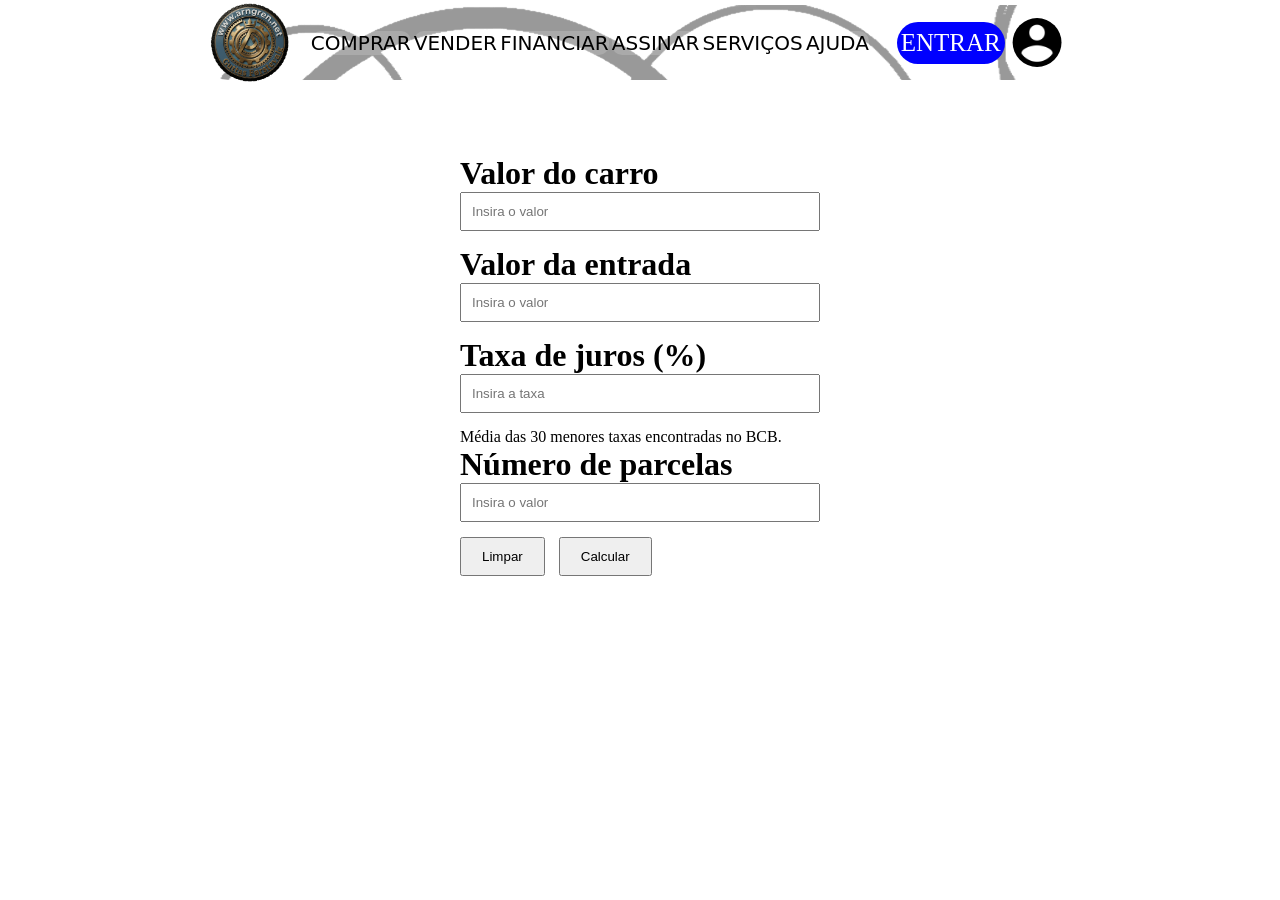
<file: Financiar.html>
<!DOCTYPE html>
<html lang="pt-br">
<head>
    <meta charset="UTF-8">
    <meta name="viewport" content="width=device-width, initial-scale=1.0">
    <title>Financiamento</title>
    <link rel="stylesheet" href="Financiar.css">
</head>

<body>

<!---------------------------MENU------------------------------->
    <div class="meiuca">
        <nav class="menu-de-up">
            <a class="DivlogoUP" href="Index.html"><img class="logo-up-up" src="IMAGENS_MENU/Gemini_Generated_Image_a0kabva0kabva0ka (1).png" alt=""></a>
        <div class="Botoes-do-menu">
            <a href="">COMPRAR</a>
            <a href="">VENDER</a>
            <a href="Financiar.html">FINANCIAR</a>
            <a href="">ASSINAR</a>
            <a href="">SERVIÇOS</a>
            <a href="">AJUDA</a>
        </div>
        
        <div class="Profile">
            <div class="FDA"><a href="">ENTRAR</a></div>
            <img class="Profi-IM" src="IMAGENS_MENU/round-account-button-with-user-inside_icon-icons.com_72596.png" alt="">
        </div>
        </nav>
        <div class="SEPSEPARACAOCAO"></div>
    </div>
<!---------------------------FIM DO MENU------------------------------->

    <div class="tudo">

        <div>
            <h1>Valor do carro</h1>
            <input type="number" id="valorCarro" placeholder="Insira o valor">
        </div>

        <div>
            <h1>Valor da entrada</h1>
            <input type="number" id="entrada" placeholder="Insira o valor">
        </div>

        <div>
            <h1>Taxa de juros (%)</h1>
            <input type="number" id="juros" placeholder="Insira a taxa">
        </div>

        <p>
            Média das 30 menores taxas encontradas no BCB.
        </p>

        <div>
            <h1>Número de parcelas</h1>
            <input type="number" id="parcelas" placeholder="Insira o valor">
        </div>

        <div>
            <button onclick="limpar()">Limpar</button>

            <button onclick="calcular()">Calcular</button>
        </div>

        <div id="resultado"></div>

    </div>

    <script>

        function calcular() {

            let valorCarro = Number(document.getElementById("valorCarro").value);

            let entrada = Number(document.getElementById("entrada").value);

            let juros = Number(document.getElementById("juros").value);

            let parcelas = Number(document.getElementById("parcelas").value);

            let valorFinanciado = valorCarro - entrada;

            let jurosMensal = juros / 100;

            let valorParcela =
                (valorFinanciado * (1 + jurosMensal)) / parcelas;

            document.getElementById("resultado").innerHTML =
                `Valor aproximado da parcela: R$ ${valorParcela.toFixed(2)}`;
        }

        function limpar() {

            document.getElementById("valorCarro").value = "";

            document.getElementById("entrada").value = "";

            document.getElementById("juros").value = "";

            document.getElementById("parcelas").value = "";

            document.getElementById("resultado").innerHTML = "";
        }

    </script>

</body>
</html>
</file>
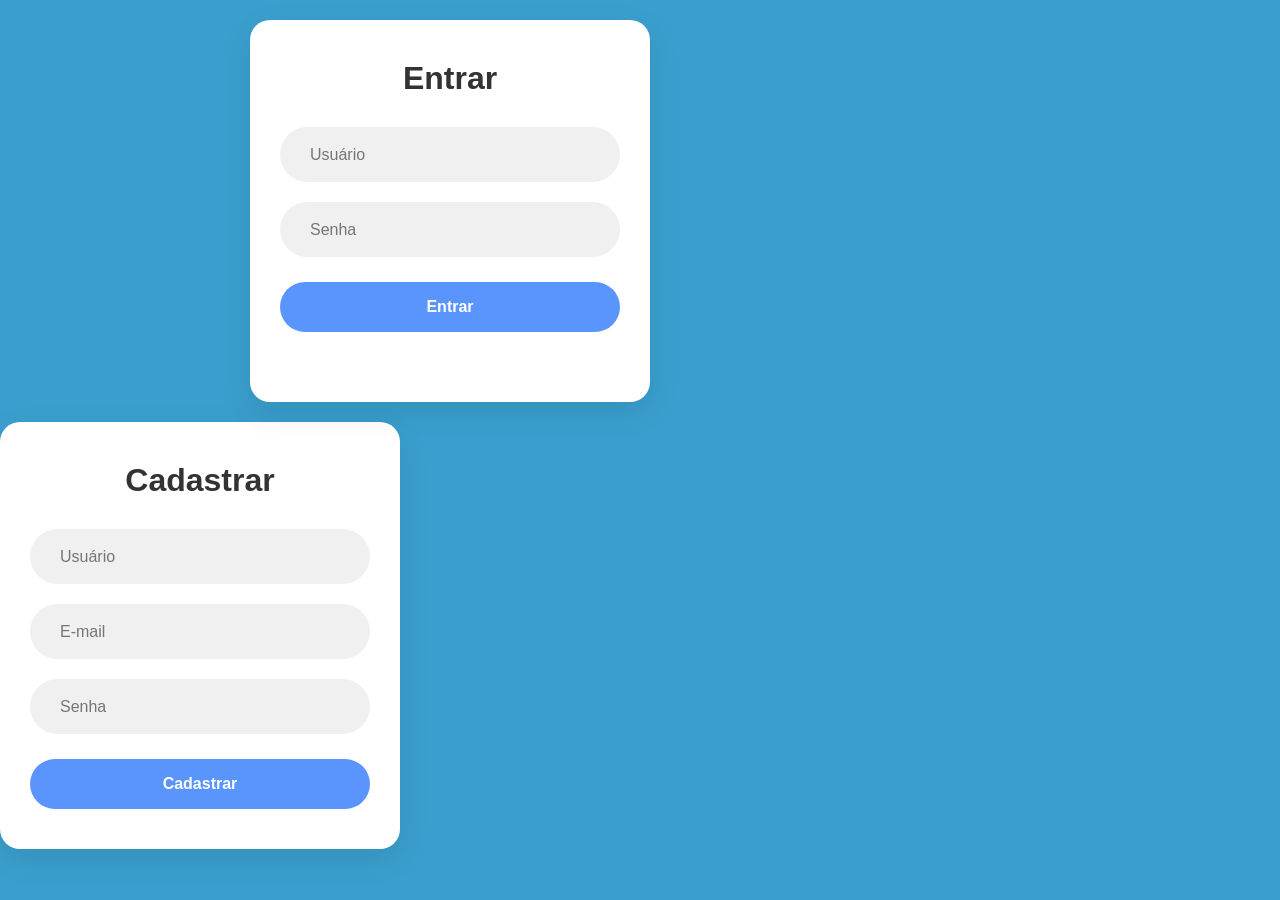
<file: login.html>
<!DOCTYPE html>
<html lang="pt-BR">
<head>
  <meta charset="UTF-8">
  <meta name="viewport" content="width=device-width, initial-scale=1.0">
  <title>Login e Cadastro</title>
  
  <link rel="stylesheet" href="login.css">
</head>

<body>

  <div class="pagina">

    <!-- FEITO POR YAGO HENRIQUE -->
    <div class="caixa-formulario">
      <form class="formulario">
        
        <h2 class="titulo">Entrar</h2>

        <div class="campo-input">
          <i class="fas fa-user"></i>
          <input type="text" placeholder="Usuário">
        </div>

        <div class="campo-input">
          <i class="fas fa-lock"></i>
          <input type="password" placeholder="Senha">
        </div>

        <input type="submit" value="Entrar" class="botao">

        <p class="texto-social">


        </div>
      </form>
    </div>

    <!-- CADASTRO -->
    <div class="caixa-formulario">
      <form class="formulario">

        <h2 class="titulo">Cadastrar</h2>

        <div class="campo-input">
          <i class="fas fa-user"></i>
          <input type="text" placeholder="Usuário">
        </div>

        <div class="campo-input">
          <i class="fas fa-envelope"></i>
          <input type="email" placeholder="E-mail">
        </div>

        <div class="campo-input">
          <i class="fas fa-lock"></i>
          <input type="password" placeholder="Senha">
        </div>

        <input type="submit" value="Cadastrar" class="botao">

</body>
</html>
</file>
<file: Financiar.css>
*{
    margin: 0;
    padding: 0;
    box-sizing: border-box;
}

body{
    background-image: linear-gradient( #5e7391);
}

/* PARTE DE CIMA*/
.menu-de-up{
    width: 70%;
    height: 75px;
    display: flex;
    justify-content: space-evenly;
    align-items: center;
    background-color: rgb(255, 255, 255);
    background-image: url(IMAGENS_MENU/luxa.org-opacity-changed-BK-NAV.png);
    border-radius: 120px;
    z-index: 20;
    position: fixed;
}

.meiuca{
    display: flex;
    justify-content: center;
    margin-top: 5px;
}

.DivlogoUP{
    display: flex;
    justify-content: center;
    align-items: center;
}

.logo-up-up{
    width: 79px;
}

.Botoes-do-menu{
    width: 63%;
    display: flex;
    justify-content: space-evenly;
    align-items: center;
}

.Botoes-do-menu a{
    font-size: 20px;
    text-decoration: none;
    color: rgb(0, 0, 0);
    font-family: "Sekuya", system-ui;
    font-weight: 400;
    font-style: normal;
    background-color: rgba(255, 255, 255, 0.164);
    border-radius: 10px;
}

.Botoes-do-menu a:hover{
    color: rgb(255, 255, 255);
    background-color: blue;
    transform: scale(1.27);
    transition: 90ms;
}

.Profile{
    width: 20%;
    display: flex;
    align-items: center;
    justify-content: space-evenly;
}

.Profile a{
    font-size: 20px;
    text-decoration: none;
    color: rgb(255, 255, 255);
}

.Profi-IM{
    width: 52px;
    background-color: white;
    clip-path: circle(47%);
}


.FDA{
    width: 60%;
    height: 42px;
    background-color: blue;
    display: flex;
    justify-content: center;
    align-items: center;
    border-radius: 39px;
}

.FDA:hover{
    background-color: rgb(56, 56, 167)
}

.FDA a{
    font-size: 25px;
    font-family: "Crete Round", serif;
    font-weight: 400;
    font-style: normal;
}

.FDA a:hover{
    color: rgb(255, 255, 255);
    background-color: rgb(58, 159, 206);
    transform: scale(1.15);
    padding: 3%;
    transition: 90ms;
    font-size: 25px;
    border-radius: 39px;
}

.SEPSEPARACAOCAO{
    width: 100%;
    height: 130px;
}

/* FIM DO MENU */

        .tudo{
            width: 400px;
            margin: auto;
            background: white;
            padding: 20px;
            border-radius: 10px;
        }

        input{
            width: 100%;
            padding: 10px;
            margin-bottom: 15px;
        }

        button{
            padding: 10px 20px;
            margin-right: 10px;
            cursor: pointer;
        }

        #resultado{
            margin-top: 20px;
            font-size: 20px;
            color:blue;
        }
</file>
<file: login.css>
*{
  margin: 0;
  padding: 0;
  box-sizing: border-box;
}

body{
  font-family: "Poppins", sans-serif;
  background-color: rgb(58, 159, 206);
}

.pagina{
  width: 100%;
  max-width: 900px;

  display: flex;
  gap: 30px;
  flex-wrap: wrap;

  justify-content: center;
  padding: 20px;
}

.caixa-formulario{
  background: #fff;

  width: 400px;

  padding: 40px 30px;

  border-radius: 20px;

  box-shadow: 0 10px 30px rgba(0,0,0,0.1);
}

.formulario{
  display: flex;
  flex-direction: column;
  align-items: center;
}

.titulo{
  font-size: 2rem;
  color: #333;
  margin-bottom: 20px;
}

.campo-input{
  width: 100%;
  height: 55px;

  background: #f0f0f0;

  margin: 10px 0;

  border-radius: 55px;

  display: flex;
  align-items: center;

  padding: 0 20px;
}

.campo-input i{
  color: #999;
  margin-right: 10px;
}

.campo-input input{
  width: 100%;

  border: none;
  outline: none;
  background: none;

  font-size: 1rem;
}

.botao{
  width: 100%;
  height: 50px;

  border: none;
  border-radius: 50px;

  background: #5995fd;

  color: white;

  font-size: 1rem;
  font-weight: 600;

  cursor: pointer;

  margin-top: 15px;

  transition: 0.3s;
}

.botao:hover{
  background: #4d84e2;
}

.texto-social{
  margin: 20px 0 10px;
  color: #555;
}

.redes-sociais{
  display: flex;
  gap: 10px;
}

.icone-social{
  width: 45px;
  height: 45px;

  border: 1px solid #333;
  border-radius: 50%;

  display: flex;
  justify-content: center;
  align-items: center;

  text-decoration: none;

  color: #333;

  transition: 0.3s;
}

.icone-social:hover{
  color: #4481eb;
  border-color: #4481eb;
}
</file>
